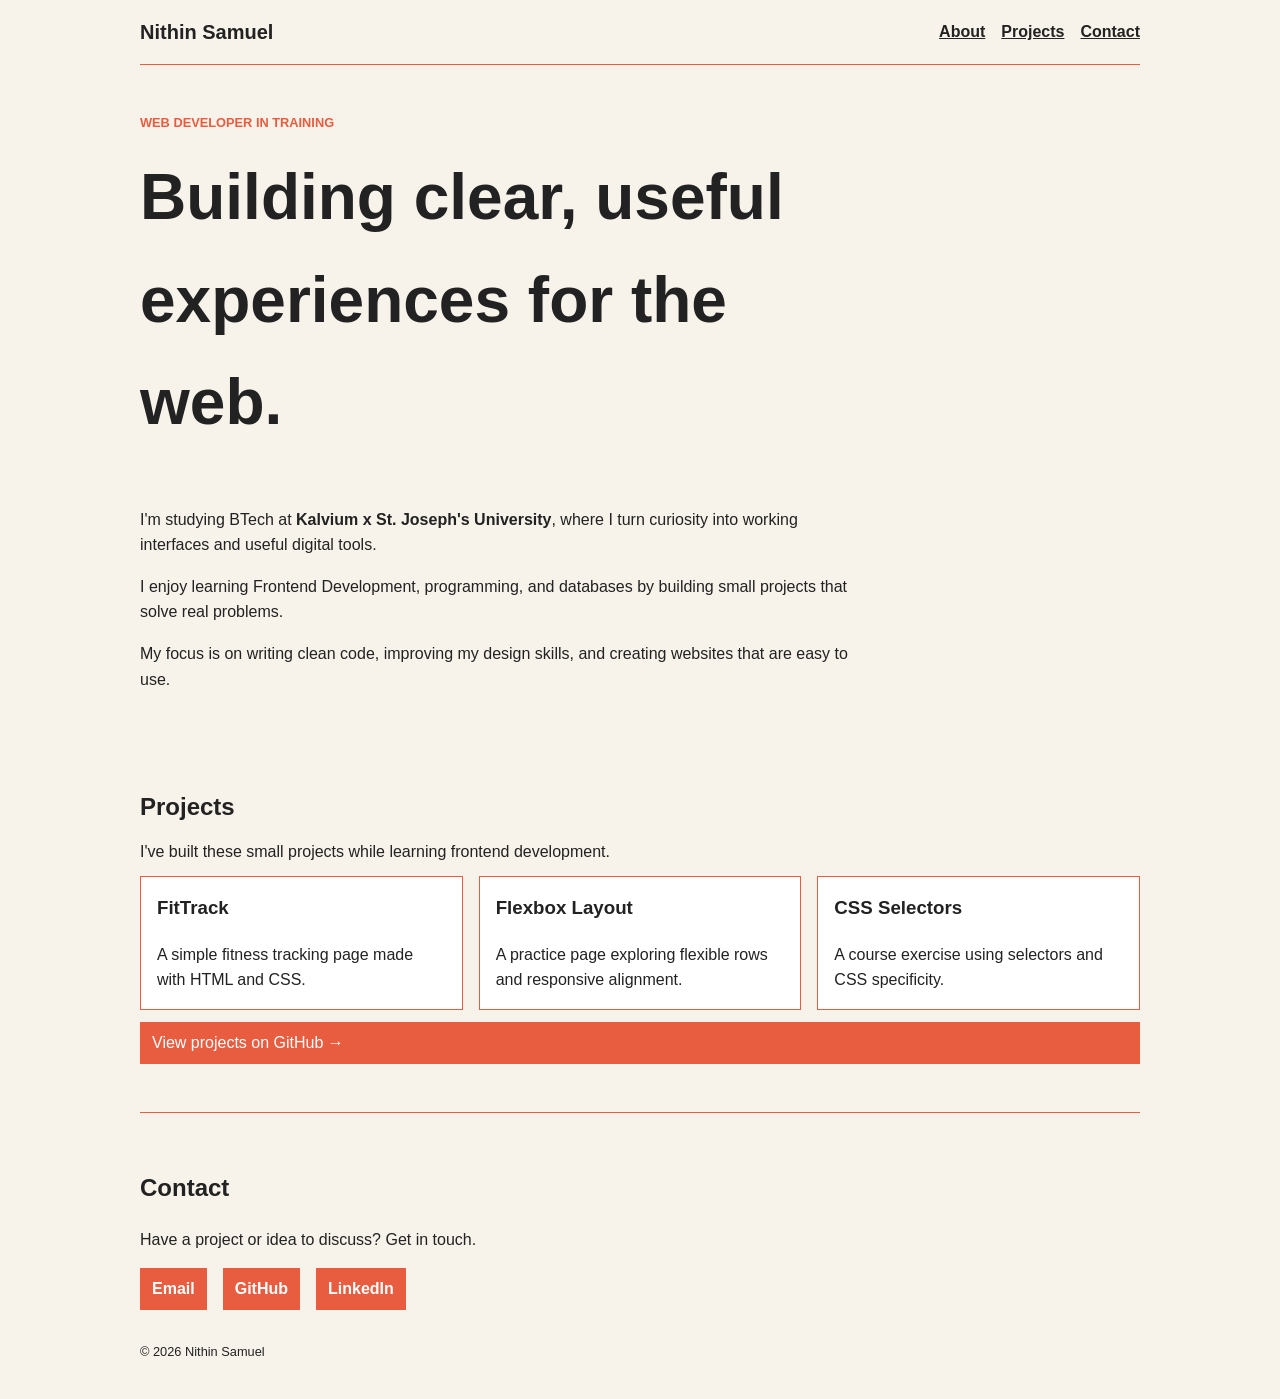
<file: index.html>
<!DOCTYPE html>
<html lang="en">
<head>
    <meta charset="UTF-8">
    <meta name="viewport" content="width=device-width, initial-scale=1.0">
    <meta name="description" content="Nithin Samuel - web developer and BTech student building modern digital experiences.">
    <title>Nithin Samuel | Web Developer</title>
    <link rel="stylesheet" href="devfolio.css">
</head>
<body>
  <header class="site-header">
    <a class="logo" href="devfolio.html">Nithin Samuel</a>
    <nav aria-label="Main navigation">
      <a href="#about">About</a>
      <a href="#projects">Projects</a>
      <a href="#contact">Contact</a>
    </nav>
  </header>
  <main>
    <section id="about" class="intro">
      <p class="eyebrow">Web developer in training</p>
      <h1>Building clear, useful experiences for the web.</h1>
      <p>I'm studying BTech at <strong>Kalvium x St. Joseph's University</strong>, where I turn curiosity into working interfaces and useful digital tools.</p>
      <p>I enjoy learning Frontend Development, programming, and databases by building small projects that solve real problems.</p>
      <p>My focus is on writing clean code, improving my design skills, and creating websites that are easy to use.</p>
    </section>
    <section id="projects">
      <h2>Projects</h2>
      <p>I've built these small projects while learning frontend development.</p>
      <div class="project-grid">
        <div class="project-card">
          <h3>FitTrack</h3>
          <p>A simple fitness tracking page made with HTML and CSS.</p>
        </div>
        <div class="project-card">
          <h3>Flexbox Layout</h3>
          <p>A practice page exploring flexible rows and responsive alignment.</p>
        </div>
        <div class="project-card">
          <h3>CSS Selectors</h3>
          <p>A course exercise using selectors and CSS specificity.</p>
        </div>
      </div>
      <a class="button" href="https://github.com/nithinsamuel1278-bit" target="_blank" rel="noreferrer">View projects on GitHub <span aria-hidden="true">&rarr;</span></a>
    </section>
  </main>
  <footer id="contact">
    <h2>Contact</h2>
    <p>Have a project or idea to discuss? Get in touch.</p>
    <div class="contact-links">
      <a class="button" href="mailto:nithinsamuel1278@gmail.com">Email</a>
      <a class="button" href="https://github.com/nithinsamuel1278-bit" target="_blank" rel="noreferrer">GitHub</a>
      <a class="button" href="https://www.linkedin.com/in/nithin-samuel-49271942b/" target="_blank" rel="noreferrer">LinkedIn</a>
    </div>
    <p class="copyright">&copy; 2026 Nithin Samuel</p>
  </footer>
</body>
</file>
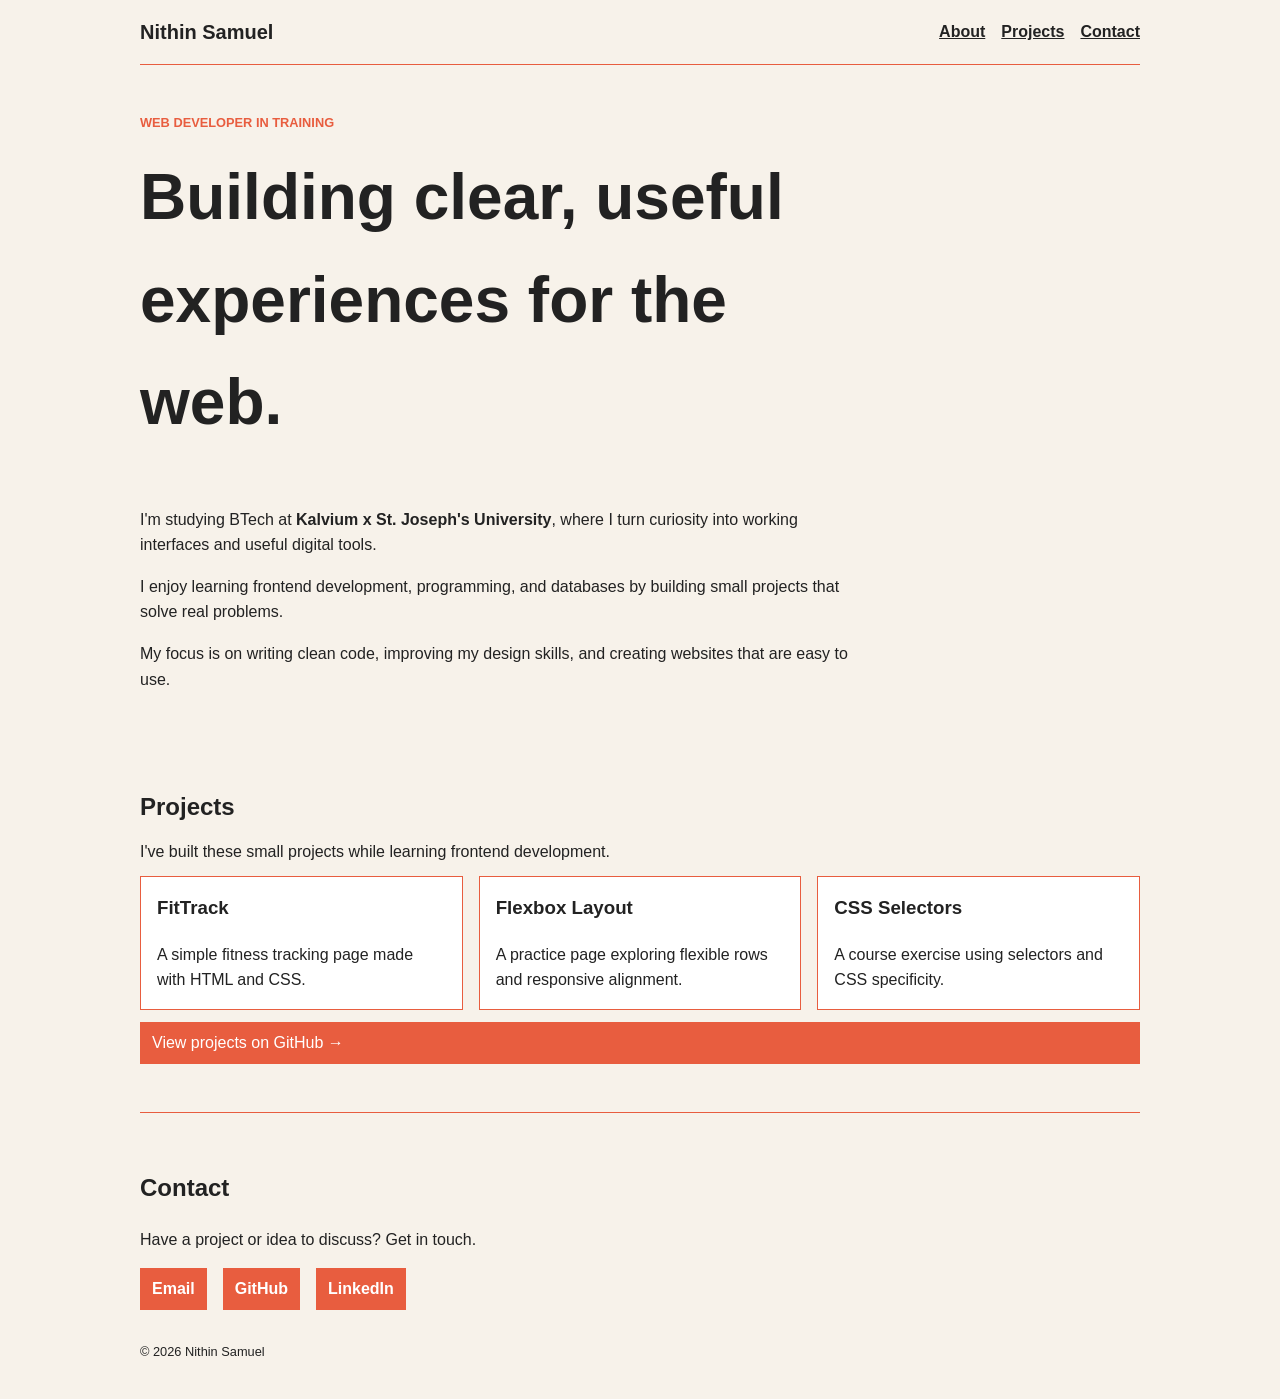
<file: devfolio.html>
<!DOCTYPE html>
<html lang="en">
<head>
    <meta charset="UTF-8">
    <meta name="viewport" content="width=device-width, initial-scale=1.0">
    <meta name="description" content="Nithin Samuel - web developer and BTech student building modern digital experiences.">
    <title>Nithin Samuel | Web Developer</title>
    <link rel="stylesheet" href="devfolio.css">
</head>
<body>
  <header class="site-header">
    <a class="logo" href="devfolio.html">Nithin Samuel</a>
    <nav aria-label="Main navigation">
      <a href="#about">About</a>
      <a href="#projects">Projects</a>
      <a href="#contact">Contact</a>
    </nav>
  </header>
  <main>
    <section id="about" class="intro">
      <p class="eyebrow">Web developer in training</p>
      <h1>Building clear, useful experiences for the web.</h1>
      <p>I'm studying BTech at <strong>Kalvium x St. Joseph's University</strong>, where I turn curiosity into working interfaces and useful digital tools.</p>
      <p>I enjoy learning frontend development, programming, and databases by building small projects that solve real problems.</p>
      <p>My focus is on writing clean code, improving my design skills, and creating websites that are easy to use.</p>
    </section>
    <section id="projects">
      <h2>Projects</h2>
      <p>I've built these small projects while learning frontend development.</p>
      <div class="project-grid">
        <div class="project-card">
          <h3>FitTrack</h3>
          <p>A simple fitness tracking page made with HTML and CSS.</p>
        </div>
        <div class="project-card">
          <h3>Flexbox Layout</h3>
          <p>A practice page exploring flexible rows and responsive alignment.</p>
        </div>
        <div class="project-card">
          <h3>CSS Selectors</h3>
          <p>A course exercise using selectors and CSS specificity.</p>
        </div>
      </div>
      <a class="button" href="https://github.com/nithinsamuel1278-bit" target="_blank" rel="noreferrer">View projects on GitHub <span aria-hidden="true">&rarr;</span></a>
    </section>
  </main>
  <footer id="contact">
    <h2>Contact</h2>
    <p>Have a project or idea to discuss? Get in touch.</p>
    <div class="contact-links">
      <a class="button" href="mailto:nithinsamuel1278@gmail.com">Email</a>
      <a class="button" href="https://github.com/nithinsamuel1278-bit" target="_blank" rel="noreferrer">GitHub</a>
      <a class="button" href="https://www.linkedin.com/in/nithin-samuel-49271942b/" target="_blank" rel="noreferrer">LinkedIn</a>
    </div>
    <p class="copyright">&copy; 2026 Nithin Samuel</p>
  </footer>
</body>
</file>
<file: devfolio.css>
:root {
	--brand: #e85d3f;
	--ink: #222;
	--paper: #f7f2ea;
}

* {
     box-sizing: border-box;
}
body {
	margin: 0;
	color: var(--ink);
	background: var(--paper);
	font-family: Arial, sans-serif;
	line-height: 1.6;
}

a {
	color: inherit;
}

.site-header,
main,
footer {
	width: 90%;
	max-width: 1000px;
	margin: 0 auto;
}

.site-header {
	display: flex;
	flex-wrap: wrap;
	align-items: center;
	justify-content: space-between;
	gap: 1rem;
	padding: 1rem 0;
	border-bottom: 1px solid var(--brand);
}

.logo {
	font-size: 1.25rem;
	font-weight: bold;
	text-decoration: none;
}

nav,
.contact-links {
	display: flex;
	flex-wrap: wrap;
	gap: 0.75rem 1rem;
}

nav a,
.contact-links a {
	font-weight: bold;
}

.button {
	display: inline-block;
	padding: 0.5rem 0.75rem;
	color: white;
	background: var(--brand);
	text-decoration: none;
}

.button:hover {
	background: var(--ink);
}

main {
	display: grid;
	gap: 2rem;
	padding: 3rem 0;
}

.intro {
	max-width: 720px;
	padding-bottom: 3rem;
}

.eyebrow {
	color: var(--brand);
	font-size: 0.8rem;
	font-weight: bold;
	text-transform: uppercase;
}

h1,
h2,
h3,
p {
	margin-top: 0;
}

h1 {
	font-size: 2.5rem;
}

h2 {
	margin-top: 2rem;
}

#projects {
	display: grid;
	gap: 0.75rem;
}

.project-grid {
	display: grid;
	grid-template-columns: 1fr;
	gap: 1rem;
}

.project-card {
	padding: 1rem;
	border: 1px solid var(--brand);
	background: white;
}

#projects h2,
#projects p,
#projects a {
	margin: 0;
}

footer {
	padding: 1.5rem 0;
	border-top: 1px solid var(--brand);
}

.contact-links {
	margin: 1rem 0 2rem;
}

.copyright {
	font-size: 0.8rem;
}

img {
	max-width: 100%;
	height: auto;
}
@media (min-width: 700px) {
	h1 {
		font-size: 4rem;
	}

	.project-grid {
		grid-template-columns: repeat(3, 1fr);
	}
}
</file>
